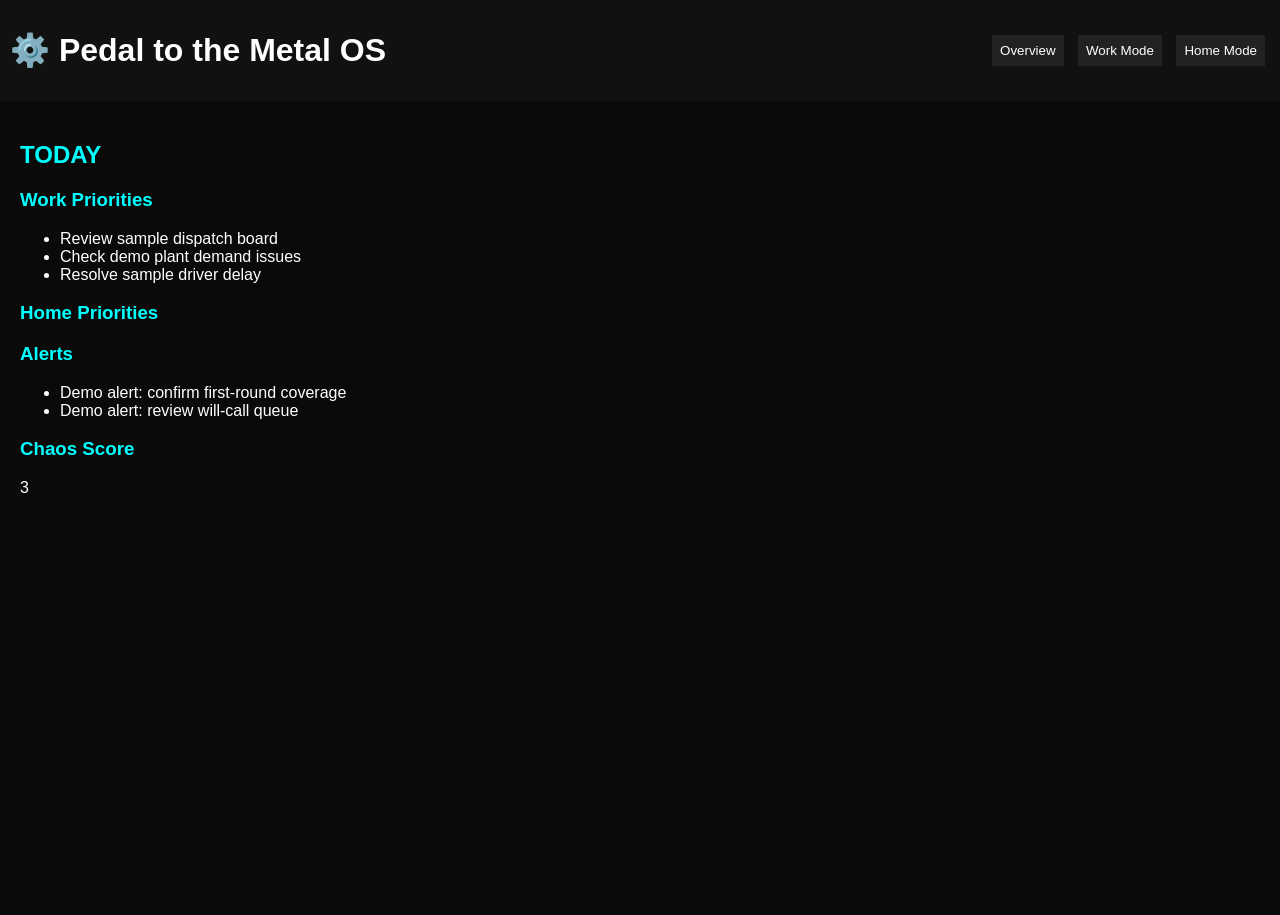
<file: index.html>
<!DOCTYPE html>
<html lang="en">
<head>
  <meta charset="UTF-8">
  <title>Pedal to the Metal OS</title>
  <link rel="stylesheet" href="style.css">
</head>
<body>

<header class="topbar">
  <h1>⚙️ Pedal to the Metal OS</h1>
  <div class="modes">
    <button onclick="setMode('overview')">Overview</button>
    <button onclick="setMode('work')">Work Mode</button>
    <button onclick="setMode('home')">Home Mode</button>
  </div>
</header>

<main>
  <iframe id="todayPanel" src="panels/today.html"></iframe>
</main>

<script>
function setMode(mode) {
  const panel = document.getElementById("todayPanel");
  panel.contentWindow.postMessage({ mode: mode }, "*");
}
</script>

</body>
</html>
</file>
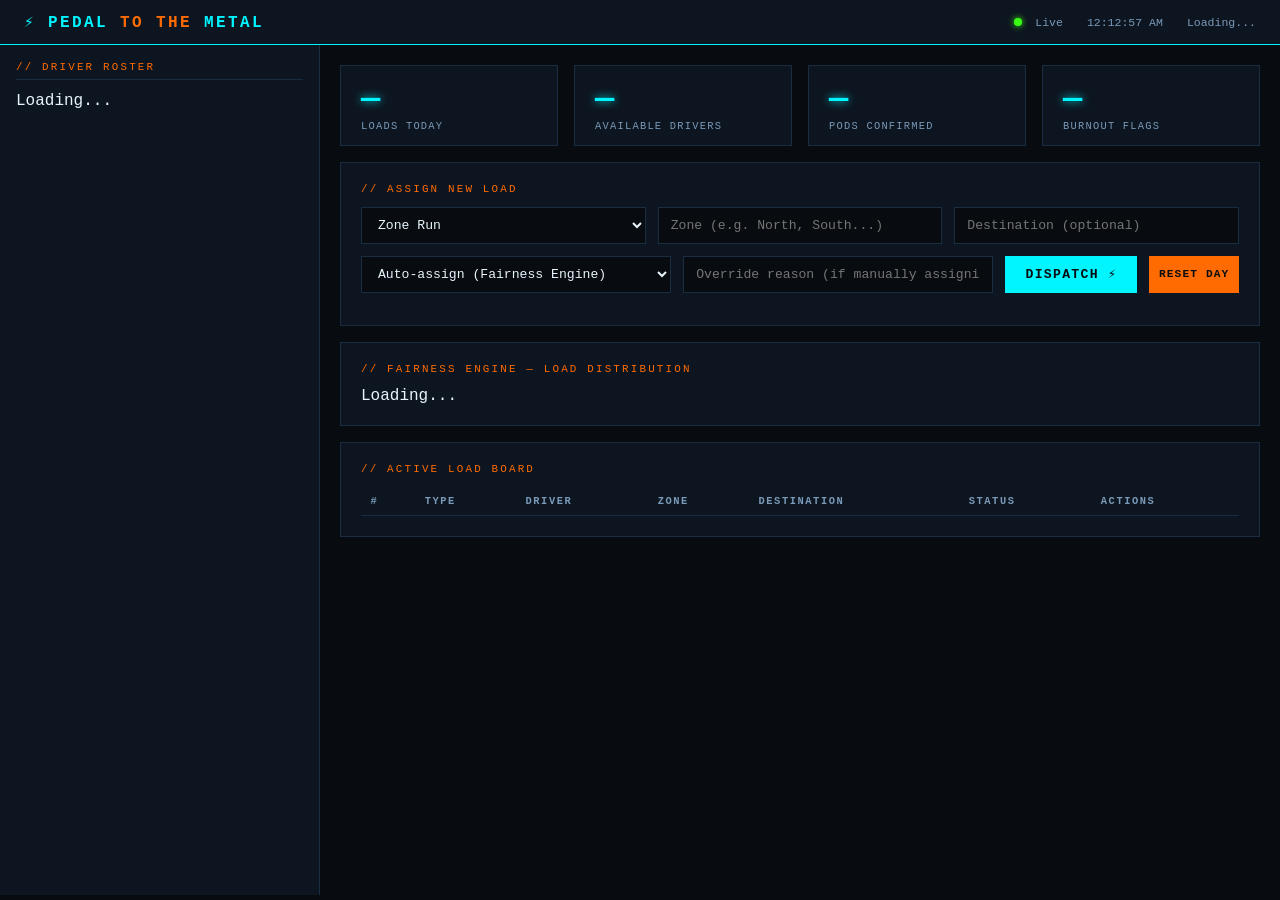
<file: frontend/index.html>
<!DOCTYPE html>
<html lang="en">
<head>
<meta charset="UTF-8" />
<meta name="viewport" content="width=device-width, initial-scale=1.0" />
<title>Pedal to the Metal — Dispatch Board</title>
<style>
  :root {
    --cyan: #00f5ff;
    --orange: #ff6b00;
    --yellow: #ffe600;
    --green: #39ff14;
    --red: #ff073a;
    --bg: #080c10;
    --panel: #0d1520;
    --border: #1a2d40;
    --dim: #7a9ab8;
  }
  * { margin: 0; padding: 0; box-sizing: border-box; }
  body { font-family: 'Courier New', monospace; background: var(--bg); color: #e8f4fd; }
  header {
    background: var(--panel);
    border-bottom: 1px solid var(--cyan);
    padding: 0.75rem 1.5rem;
    display: flex;
    align-items: center;
    justify-content: space-between;
  }
  .logo { color: var(--cyan); font-weight: 900; font-size: 1rem; letter-spacing: 0.15em; text-transform: uppercase; }
  .logo span { color: var(--orange); }
  .status-dot { width: 8px; height: 8px; border-radius: 50%; background: var(--green); display: inline-block; box-shadow: 0 0 6px var(--green); margin-right: 0.4rem; }
  .status-bar { font-size: 0.72rem; color: var(--dim); display: flex; align-items: center; gap: 1.5rem; }

  main { display: grid; grid-template-columns: 320px 1fr; gap: 0; min-height: calc(100vh - 50px); }

  /* Sidebar */
  .sidebar {
    background: var(--panel);
    border-right: 1px solid var(--border);
    padding: 1rem;
    overflow-y: auto;
  }
  .sidebar-title {
    font-size: 0.68rem;
    letter-spacing: 0.2em;
    text-transform: uppercase;
    color: var(--orange);
    margin-bottom: 0.75rem;
    padding-bottom: 0.4rem;
    border-bottom: 1px solid var(--border);
  }
  .driver-card {
    background: var(--bg);
    border: 1px solid var(--border);
    padding: 0.6rem 0.75rem;
    margin-bottom: 0.4rem;
    cursor: pointer;
    transition: border-color 0.15s;
    display: flex;
    align-items: center;
    justify-content: space-between;
  }
  .driver-card:hover { border-color: var(--cyan); }
  .driver-card.unavailable { opacity: 0.45; }
  .driver-card.burnout { border-color: var(--red); }
  .driver-name { font-size: 0.85rem; font-weight: 700; }
  .driver-meta { font-size: 0.68rem; color: var(--dim); margin-top: 0.15rem; }
  .driver-badge {
    font-size: 0.6rem;
    padding: 0.1rem 0.4rem;
    border: 1px solid var(--green);
    color: var(--green);
    border-radius: 1px;
    letter-spacing: 0.08em;
  }
  .driver-badge.off { border-color: var(--dim); color: var(--dim); }
  .driver-badge.burnout { border-color: var(--red); color: var(--red); }
  .load-count {
    font-size: 1.2rem;
    font-weight: 900;
    color: var(--cyan);
    text-shadow: 0 0 6px var(--cyan);
  }

  /* Main board */
  .board { padding: 1.25rem; overflow-y: auto; }
  .board-row { display: flex; gap: 1rem; margin-bottom: 1rem; flex-wrap: wrap; }
  .stat-card {
    background: var(--panel);
    border: 1px solid var(--border);
    padding: 0.85rem 1.25rem;
    flex: 1 1 140px;
  }
  .stat-val { font-size: 2rem; font-weight: 900; color: var(--cyan); text-shadow: 0 0 8px var(--cyan); }
  .stat-lbl { font-size: 0.65rem; color: var(--dim); text-transform: uppercase; letter-spacing: 0.12em; margin-top: 0.2rem; }

  .panel-title {
    font-size: 0.68rem;
    letter-spacing: 0.2em;
    text-transform: uppercase;
    color: var(--orange);
    margin-bottom: 0.75rem;
  }

  /* Dispatch form */
  .dispatch-panel {
    background: var(--panel);
    border: 1px solid var(--border);
    padding: 1.25rem;
    margin-bottom: 1rem;
  }
  .form-row { display: flex; gap: 0.75rem; flex-wrap: wrap; margin-bottom: 0.75rem; }
  select, input[type=text] {
    background: var(--bg);
    border: 1px solid var(--border);
    color: #e8f4fd;
    padding: 0.55rem 0.75rem;
    font-family: inherit;
    font-size: 0.82rem;
    flex: 1 1 160px;
    outline: none;
    transition: border-color 0.15s;
  }
  select:focus, input:focus { border-color: var(--cyan); }
  .btn {
    background: var(--cyan);
    color: var(--bg);
    border: none;
    padding: 0.55rem 1.25rem;
    font-family: inherit;
    font-size: 0.82rem;
    font-weight: 700;
    letter-spacing: 0.1em;
    text-transform: uppercase;
    cursor: pointer;
    transition: all 0.15s;
  }
  .btn:hover { background: #fff; box-shadow: 0 0 12px var(--cyan); }
  .btn-orange { background: var(--orange); }
  .btn-orange:hover { background: #ff9a40; box-shadow: 0 0 12px var(--orange); }
  .btn-red { background: var(--red); color: #fff; }
  .btn-sm { padding: 0.3rem 0.6rem; font-size: 0.7rem; }

  /* Load table */
  .load-table { width: 100%; border-collapse: collapse; font-size: 0.8rem; }
  .load-table th {
    text-align: left;
    padding: 0.5rem 0.6rem;
    font-size: 0.65rem;
    letter-spacing: 0.15em;
    text-transform: uppercase;
    color: var(--dim);
    border-bottom: 1px solid var(--border);
  }
  .load-table td { padding: 0.5rem 0.6rem; border-bottom: 1px solid rgba(26,45,64,0.5); }
  .load-table tr:hover td { background: rgba(0,245,255,0.03); }

  .badge {
    display: inline-block;
    font-size: 0.6rem;
    padding: 0.1rem 0.4rem;
    border-radius: 1px;
    letter-spacing: 0.05em;
    text-transform: uppercase;
  }
  .badge-pending { border: 1px solid var(--dim); color: var(--dim); }
  .badge-assigned { border: 1px solid var(--cyan); color: var(--cyan); }
  .badge-transit { border: 1px solid var(--yellow); color: var(--yellow); }
  .badge-delivered { border: 1px solid var(--green); color: var(--green); }
  .badge-pod { background: var(--green); color: var(--bg); }
  .badge-zone { border: 1px solid var(--cyan); color: var(--cyan); }
  .badge-scrap { border: 1px solid var(--orange); color: var(--orange); }
  .badge-bridgeport { border: 1px solid #b44fff; color: #b44fff; }
  .badge-burnout { background: var(--red); color: #fff; font-size: 0.55rem; }

  /* Fairness bar */
  .fairness-row { display: flex; align-items: center; gap: 0.6rem; margin-bottom: 0.35rem; font-size: 0.78rem; }
  .fairness-name { width: 90px; overflow: hidden; text-overflow: ellipsis; white-space: nowrap; }
  .fairness-bar-track { flex: 1; height: 8px; background: var(--border); border-radius: 1px; }
  .fairness-bar-fill { height: 100%; background: var(--cyan); border-radius: 1px; transition: width 0.4s; }
  .fairness-bar-fill.high { background: var(--red); }
  .fairness-num { width: 24px; text-align: right; color: var(--cyan); font-weight: 700; }

  /* Toast */
  #toast {
    position: fixed;
    bottom: 1.5rem;
    right: 1.5rem;
    background: var(--panel);
    border: 1px solid var(--green);
    color: var(--green);
    padding: 0.75rem 1.25rem;
    font-size: 0.8rem;
    display: none;
    z-index: 999;
    box-shadow: 0 0 16px rgba(57,255,20,0.2);
  }
  #toast.error { border-color: var(--red); color: var(--red); }

  @media (max-width: 700px) {
    main { grid-template-columns: 1fr; }
    .sidebar { border-right: none; border-bottom: 1px solid var(--border); }
  }
</style>
</head>
<body>

<header>
  <div class="logo">⚡ Pedal <span>to the</span> Metal</div>
  <div class="status-bar">
    <span><span class="status-dot"></span> Live</span>
    <span id="clock">--:--:--</span>
    <span id="fleet-status">Loading...</span>
  </div>
</header>

<main>
  <!-- SIDEBAR: Driver roster -->
  <aside class="sidebar">
    <div class="sidebar-title">// Driver Roster</div>
    <div id="driver-list">Loading...</div>
  </aside>

  <!-- BOARD -->
  <div class="board">
    <!-- Stats row -->
    <div class="board-row" id="stats-row">
      <div class="stat-card"><div class="stat-val" id="stat-loads-today">—</div><div class="stat-lbl">Loads Today</div></div>
      <div class="stat-card"><div class="stat-val" id="stat-available">—</div><div class="stat-lbl">Available Drivers</div></div>
      <div class="stat-card"><div class="stat-val" id="stat-pods">—</div><div class="stat-lbl">PODs Confirmed</div></div>
      <div class="stat-card"><div class="stat-val" id="stat-burnout">—</div><div class="stat-lbl">Burnout Flags</div></div>
    </div>

    <!-- Dispatch form -->
    <div class="dispatch-panel">
      <div class="panel-title">// Assign New Load</div>
      <div class="form-row">
        <select id="load-type">
          <option value="zone">Zone Run</option>
          <option value="bridgeport">Bridgeport Haul</option>
          <option value="scrap">Scrap Run</option>
        </select>
        <input type="text" id="load-zone" placeholder="Zone (e.g. North, South...)" />
        <input type="text" id="load-dest" placeholder="Destination (optional)" />
      </div>
      <div class="form-row">
        <select id="override-driver">
          <option value="">Auto-assign (Fairness Engine)</option>
        </select>
        <input type="text" id="override-reason" placeholder="Override reason (if manually assigning)" />
        <button class="btn" onclick="assignLoad()">Dispatch ⚡</button>
        <button class="btn btn-orange btn-sm" onclick="resetDay()">Reset Day</button>
      </div>
    </div>

    <!-- Fairness panel -->
    <div class="dispatch-panel" style="margin-bottom:1rem;">
      <div class="panel-title">// Fairness Engine — Load Distribution</div>
      <div id="fairness-chart">Loading...</div>
    </div>

    <!-- Load board -->
    <div class="dispatch-panel">
      <div class="panel-title">// Active Load Board</div>
      <table class="load-table">
        <thead>
          <tr>
            <th>#</th><th>Type</th><th>Driver</th><th>Zone</th><th>Destination</th><th>Status</th><th>Actions</th>
          </tr>
        </thead>
        <tbody id="load-tbody"></tbody>
      </table>
    </div>
  </div>
</main>

<div id="toast"></div>

<script>
const API = window.location.origin.replace(/:\d+$/, ':8000');

function showToast(msg, err = false) {
  const t = document.getElementById('toast');
  t.textContent = msg;
  t.className = err ? 'error' : '';
  t.style.display = 'block';
  setTimeout(() => t.style.display = 'none', 3000);
}

// Clock
setInterval(() => {
  document.getElementById('clock').textContent = new Date().toLocaleTimeString();
}, 1000);

async function api(path, method = 'GET', body = null) {
  const opts = { method, headers: { 'Content-Type': 'application/json' } };
  if (body) opts.body = JSON.stringify(body);
  const r = await fetch(API + path, opts);
  if (!r.ok) throw new Error(await r.text());
  return r.json();
}

function statusBadge(s) {
  const map = { pending: 'badge-pending', assigned: 'badge-assigned', in_transit: 'badge-transit', delivered: 'badge-delivered', pod_confirmed: 'badge-pod' };
  return `<span class="badge ${map[s] || ''}">${s.replace('_', ' ')}</span>`;
}

function typeBadge(t) {
  const map = { zone: 'badge-zone', scrap: 'badge-scrap', bridgeport: 'badge-bridgeport' };
  return `<span class="badge ${map[t] || ''}">${t}</span>`;
}

async function loadDrivers() {
  const [drivers, fairness] = await Promise.all([api('/api/drivers/'), api('/api/dispatch/fairness')]);
  const overrideEl = document.getElementById('override-driver');
  overrideEl.innerHTML = '<option value="">Auto-assign (Fairness Engine)</option>';
  const listEl = document.getElementById('driver-list');
  listEl.innerHTML = '';

  drivers.forEach(d => {
    const fr = fairness.drivers.find(f => f.id === d.id) || {};
    const burnout = fr.burnout_flag;
    const cls = !d.available ? 'unavailable' : burnout ? 'burnout' : '';
    listEl.innerHTML += `
      <div class="driver-card ${cls}">
        <div>
          <div class="driver-name">${d.name}</div>
          <div class="driver-meta">
            Zone: ${fr.last_zone || '—'} &nbsp;|&nbsp;
            Scrap: ${fr.scrap_runs_today || 0} &nbsp;|&nbsp;
            BP: ${fr.bridgeport_runs_today || 0}
          </div>
        </div>
        <div style="text-align:right">
          <div class="load-count">${d.loads_today}</div>
          <div class="${burnout ? 'driver-badge burnout' : d.available ? 'driver-badge' : 'driver-badge off'}">${burnout ? '🔥 BURNOUT' : d.available ? 'AVAIL' : 'OFF'}</div>
        </div>
      </div>`;
    if (d.available) {
      const opt = document.createElement('option');
      opt.value = d.id;
      opt.textContent = `${d.name} (${d.loads_today} loads)`;
      overrideEl.appendChild(opt);
    }
  });

  document.getElementById('fleet-status').textContent = `${fairness.available_drivers}/${fairness.total_drivers} drivers available`;
  document.getElementById('stat-available').textContent = fairness.available_drivers;
  document.getElementById('stat-burnout').textContent = fairness.burnout_flags;
}

async function loadFairness() {
  const fairness = await api('/api/dispatch/fairness');
  const max = Math.max(...fairness.drivers.map(d => d.loads_today), 1);
  const chartEl = document.getElementById('fairness-chart');
  chartEl.innerHTML = fairness.drivers
    .sort((a, b) => b.loads_today - a.loads_today)
    .map(d => `
      <div class="fairness-row">
        <span class="fairness-name" title="${d.name}">${d.name}</span>
        <div class="fairness-bar-track">
          <div class="fairness-bar-fill ${d.burnout_flag ? 'high' : ''}" style="width:${(d.loads_today / max) * 100}%"></div>
        </div>
        <span class="fairness-num">${d.loads_today}</span>
        ${d.burnout_flag ? '<span class="badge badge-burnout">BURNOUT</span>' : ''}
      </div>`).join('');
}

async function loadLoads() {
  const loads = await api('/api/loads/');
  const tbody = document.getElementById('load-tbody');
  const pods = loads.filter(l => l.pod_confirmed).length;
  document.getElementById('stat-loads-today').textContent = loads.length;
  document.getElementById('stat-pods').textContent = pods;

  tbody.innerHTML = loads.length === 0
    ? '<tr><td colspan="7" style="color:var(--dim);text-align:center;padding:1.5rem">No loads dispatched yet</td></tr>'
    : loads.map(l => `
      <tr>
        <td style="color:var(--dim)">#${l.id}</td>
        <td>${typeBadge(l.load_type)}</td>
        <td>${l.driver_name || '—'}</td>
        <td>${l.zone || '—'}</td>
        <td>${l.destination || '—'}</td>
        <td>${statusBadge(l.status)}</td>
        <td style="display:flex;gap:0.4rem;flex-wrap:wrap">
          ${l.status !== 'pod_confirmed' ? `<button class="btn btn-sm" onclick="confirmPOD(${l.id})">POD ✓</button>` : ''}
          <button class="btn btn-sm" onclick="updateStatus(${l.id},'in_transit')">Transit</button>
          <button class="btn btn-sm" onclick="updateStatus(${l.id},'delivered')">Delivered</button>
        </td>
      </tr>`).join('');
}

async function assignLoad() {
  const type = document.getElementById('load-type').value;
  const zone = document.getElementById('load-zone').value || null;
  const dest = document.getElementById('load-dest').value || null;
  const overrideId = document.getElementById('override-driver').value || null;
  const reason = document.getElementById('override-reason').value || null;

  let url = '/api/dispatch/assign';
  if (overrideId) url += `?override_driver_id=${overrideId}`;

  try {
    const res = await api(url, 'POST', { load_type: type, zone, destination: dest, override_reason: reason });
    showToast(`✓ Load #${res.load.id} assigned to ${res.assigned_to}${res.burnout_flag ? ' ⚠ BURNOUT FLAG' : ''}`);
    refresh();
  } catch (e) {
    showToast('Error: ' + e.message, true);
  }
}

async function confirmPOD(loadId) {
  try {
    await api(`/api/loads/${loadId}/pod`, 'POST');
    showToast(`✓ POD confirmed for Load #${loadId}`);
    refresh();
  } catch (e) {
    showToast('Error: ' + e.message, true);
  }
}

async function updateStatus(loadId, status) {
  try {
    await api(`/api/loads/${loadId}`, 'PATCH', { status });
    refresh();
  } catch (e) {
    showToast('Error: ' + e.message, true);
  }
}

async function resetDay() {
  if (!confirm('Reset all daily counters for all drivers?')) return;
  try {
    const r = await api('/api/dispatch/reset-day', 'POST');
    showToast(`✓ Day reset — ${r.drivers_reset} drivers cleared`);
    refresh();
  } catch (e) {
    showToast('Error: ' + e.message, true);
  }
}

async function refresh() {
  await Promise.all([loadDrivers(), loadLoads(), loadFairness()]);
}

refresh();
setInterval(refresh, 15000);
</script>
</body>
</html>
</file>
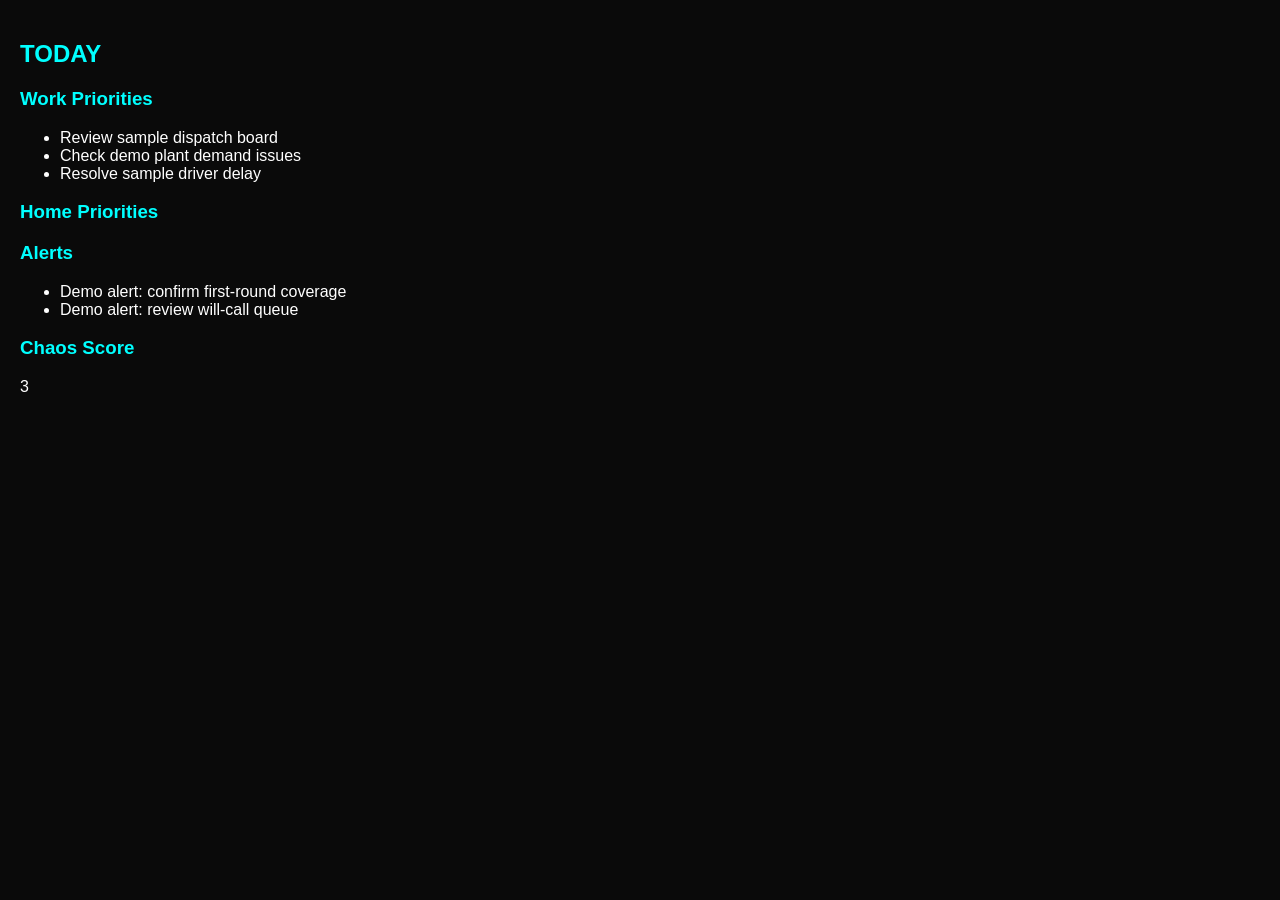
<file: panels/today.html>
<!DOCTYPE html>
<html lang="en">
<head>
<meta charset="UTF-8">
<link rel="stylesheet" href="../style.css">
</head>
<body>

<div class="panel">
  <h2>TODAY</h2>

  <div id="workSection">
    <h3>Work Priorities</h3>
    <ul id="workList"></ul>
  </div>

  <div id="homeSection">
    <h3>Home Priorities</h3>
    <ul id="homeList"></ul>
  </div>

  <div>
    <h3>Alerts</h3>
    <ul id="alertsList"></ul>
  </div>

  <div>
    <h3>Chaos Score</h3>
    <p id="chaosScore"></p>
  </div>
</div>

<script src="./today-engine.js"></script>

<script>
let currentMode = "overview";

window.addEventListener("message", (event) => {
  if (!event.data || !event.data.mode) return;
  currentMode = event.data.mode;
  updateView();
});

function updateView() {
  document.getElementById("workSection").style.display =
    currentMode === "home" ? "none" : "block";

  document.getElementById("homeSection").style.display =
    currentMode === "work" ? "none" : "block";
}

updateView();
</script>

</body>
</html>
</file>
<file: style.css>
body {
  font-family: Arial, sans-serif;
  background: #0a0a0a;
  color: #fff;
  margin: 0;
}

.topbar {
  background: #111;
  padding: 10px;
  display: flex;
  justify-content: space-between;
  align-items: center;
}

button {
  margin: 5px;
  padding: 8px;
  background: #222;
  color: #fff;
  border: none;
  cursor: pointer;
}

iframe {
  width: 100%;
  height: 90vh;
  border: none;
}

.panel {
  padding: 20px;
}

h2, h3 {
  color: #0ff;
}
</file>
